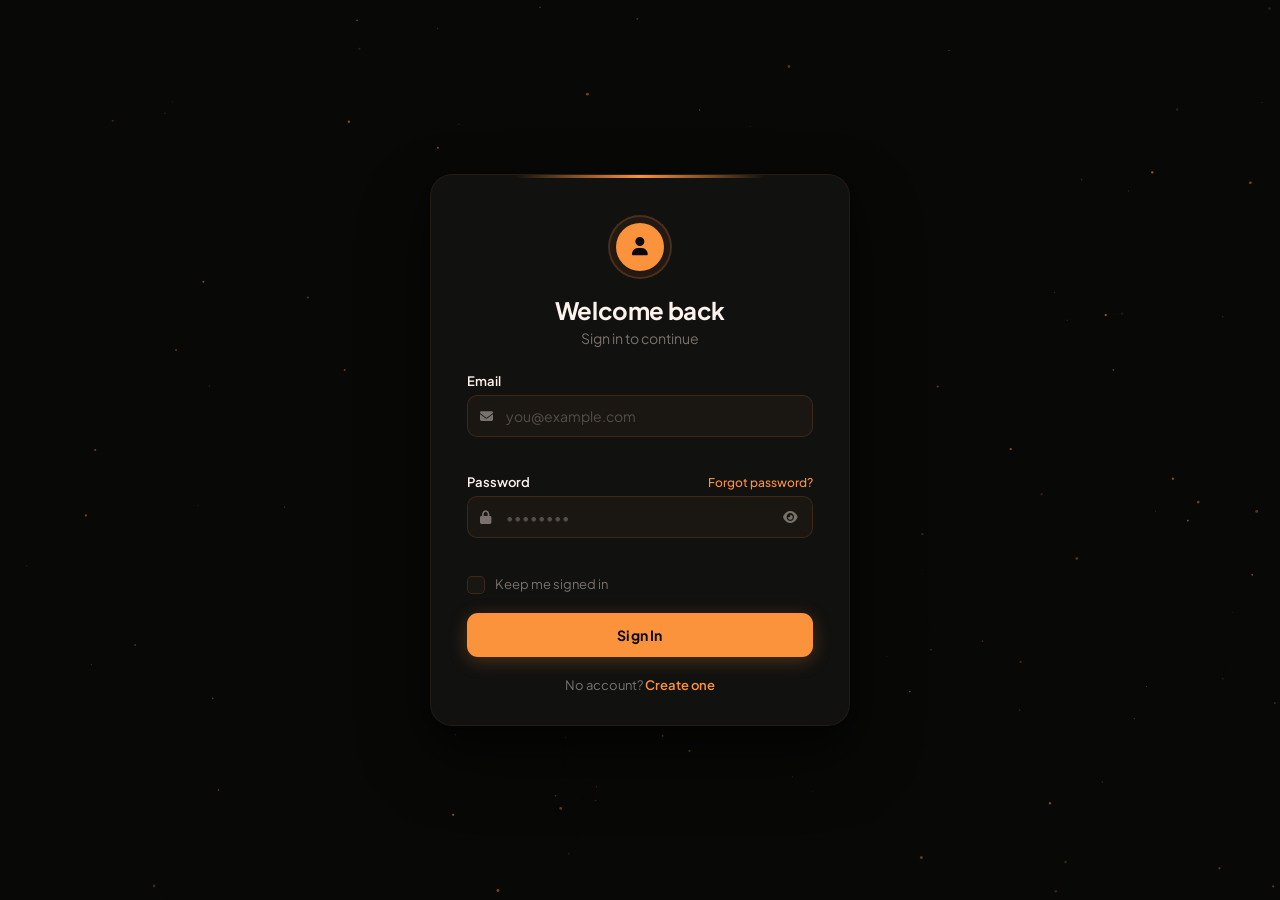
<file: index.html>
<!DOCTYPE html>
<html lang="en">
<head>
  <meta charset="UTF-8"/>
  <meta name="viewport" content="width=device-width, initial-scale=1.0"/>
  <title>Sign In</title>
  <link rel="stylesheet" href="style.css"/>
  <link rel="preconnect" href="https://fonts.googleapis.com">
  <link href="https://fonts.googleapis.com/css2?family=Plus+Jakarta+Sans:wght@400;500;600;700&display=swap" rel="stylesheet">
  <link rel="stylesheet" href="https://cdnjs.cloudflare.com/ajax/libs/font-awesome/6.5.1/css/all.min.css"/>
</head>
<body class="login-page">

  <canvas id="particleCanvas"></canvas>

  <div class="page-wrap">
    <div class="card" id="card">
      <div class="card-blob"></div>

      <div class="card-header">
        <div class="avatar-ring">
          <div class="avatar-inner">
            <i class="fas fa-user"></i>
          </div>
        </div>
        <h1 class="card-title">Welcome back</h1>
        <p class="card-sub">Sign in to continue</p>
      </div>

      <form id="loginForm" novalidate>

        <div class="field anim-field" id="grp-email" style="--i:0">
          <label for="email">Email</label>
          <div class="input-box">
            <i class="fas fa-envelope"></i>
            <input type="email" id="email" placeholder="you@example.com" autocomplete="email"/>
          </div>
          <span class="err" id="err-email"></span>
        </div>

        <div class="field anim-field" id="grp-pass" style="--i:1">
          <label for="password">
            Password
            <a href="#" class="forgot" id="forgotLink">Forgot password?</a>
          </label>
          <div class="input-box">
            <i class="fas fa-lock"></i>
            <input type="password" id="password" placeholder="••••••••" autocomplete="current-password"/>
            <button type="button" class="eye-btn" onclick="toggleEye('password','eye1')">
              <i class="fas fa-eye" id="eye1"></i>
            </button>
          </div>
          <span class="err" id="err-pass"></span>
        </div>

        <label class="check-label anim-field" style="--i:2">
          <input type="checkbox" id="remember"/>
          <span class="check-box"></span>
          Keep me signed in
        </label>

        <div class="anim-field" style="--i:3">
          <button type="submit" class="btn-main" id="loginBtn">
            <span id="loginTxt">Sign In</span>
            <span id="loginLoad" class="spin hidden"><i class="fas fa-circle-notch fa-spin"></i></span>
          </button>
        </div>

      </form>

      <div class="toast hidden" id="toast"></div>
      <p class="switch anim-field" style="--i:4">No account? <a href="register.html">Create one</a></p>
    </div>
  </div>

  <!-- Forgot Password Modal -->
  <div class="modal-overlay hidden" id="fpOverlay">
    <div class="modal-card" id="fpCard">
      <button class="modal-close" id="fpClose"><i class="fas fa-times"></i></button>
      <div class="modal-header">
        <div class="modal-icon"><i class="fas fa-key"></i></div>
        <h2 class="modal-title">Reset Password</h2>
        <p class="modal-sub">Verify your identity to set a new password</p>
      </div>

      <!-- Step 1: Email -->
      <div class="fp-step" id="fpStep1">
        <div class="step-dots">
          <span class="dot active"></span><span class="dot"></span><span class="dot"></span>
        </div>
        <div class="field" id="grp-fpemail">
          <label for="fpEmail">Your email address</label>
          <div class="input-box">
            <i class="fas fa-envelope"></i>
            <input type="email" id="fpEmail" placeholder="you@example.com"/>
          </div>
          <span class="err" id="err-fpemail"></span>
        </div>
        <button class="btn-main" id="fpStep1Btn" onclick="fpNext1()">
          <span id="fpStep1Txt">Continue</span>
          <span id="fpStep1Load" class="spin hidden"><i class="fas fa-circle-notch fa-spin"></i></span>
        </button>
      </div>

      <!-- Step 2: Current Password -->
      <div class="fp-step hidden" id="fpStep2">
        <div class="step-dots">
          <span class="dot done"></span><span class="dot active"></span><span class="dot"></span>
        </div>
        <div class="field" id="grp-fpcurr">
          <label for="fpCurr">Current password</label>
          <div class="input-box">
            <i class="fas fa-lock"></i>
            <input type="password" id="fpCurr" placeholder="Enter current password"/>
            <button type="button" class="eye-btn" onclick="toggleEye('fpCurr','fpEye1')">
              <i class="fas fa-eye" id="fpEye1"></i>
            </button>
          </div>
          <span class="err" id="err-fpcurr"></span>
        </div>
        <button class="btn-main" id="fpStep2Btn" onclick="fpNext2()">
          <span id="fpStep2Txt">Verify Password</span>
          <span id="fpStep2Load" class="spin hidden"><i class="fas fa-circle-notch fa-spin"></i></span>
        </button>
      </div>

      <!-- Step 3: New Password -->
      <div class="fp-step hidden" id="fpStep3">
        <div class="step-dots">
          <span class="dot done"></span><span class="dot done"></span><span class="dot active"></span>
        </div>
        <div class="field" id="grp-fpnew">
          <label for="fpNew">New password</label>
          <div class="input-box">
            <i class="fas fa-lock"></i>
            <input type="password" id="fpNew" placeholder="Min 8 characters"/>
            <button type="button" class="eye-btn" onclick="toggleEye('fpNew','fpEye2')">
              <i class="fas fa-eye" id="fpEye2"></i>
            </button>
          </div>
          <div class="strength-bar"><div class="strength-fill" id="fp-str-fill"></div></div>
          <span class="strength-txt" id="fp-str-txt"></span>
          <span class="err" id="err-fpnew"></span>
        </div>
        <div class="field" id="grp-fpconf">
          <label for="fpConf">Confirm new password</label>
          <div class="input-box">
            <i class="fas fa-lock"></i>
            <input type="password" id="fpConf" placeholder="Re-enter new password"/>
            <button type="button" class="eye-btn" onclick="toggleEye('fpConf','fpEye3')">
              <i class="fas fa-eye" id="fpEye3"></i>
            </button>
          </div>
          <span class="err" id="err-fpconf"></span>
          <span class="match-ok hidden" id="fp-match-ok"><i class="fas fa-check-circle"></i> Passwords match</span>
        </div>
        <button class="btn-main" id="fpStep3Btn" onclick="fpSubmit()">
          <span id="fpStep3Txt">Update Password</span>
          <span id="fpStep3Load" class="spin hidden"><i class="fas fa-circle-notch fa-spin"></i></span>
        </button>
      </div>

      <div class="toast hidden" id="fp-toast"></div>
    </div>
  </div>
  <script src="script.js"></script>
</body>
</html>
</file>
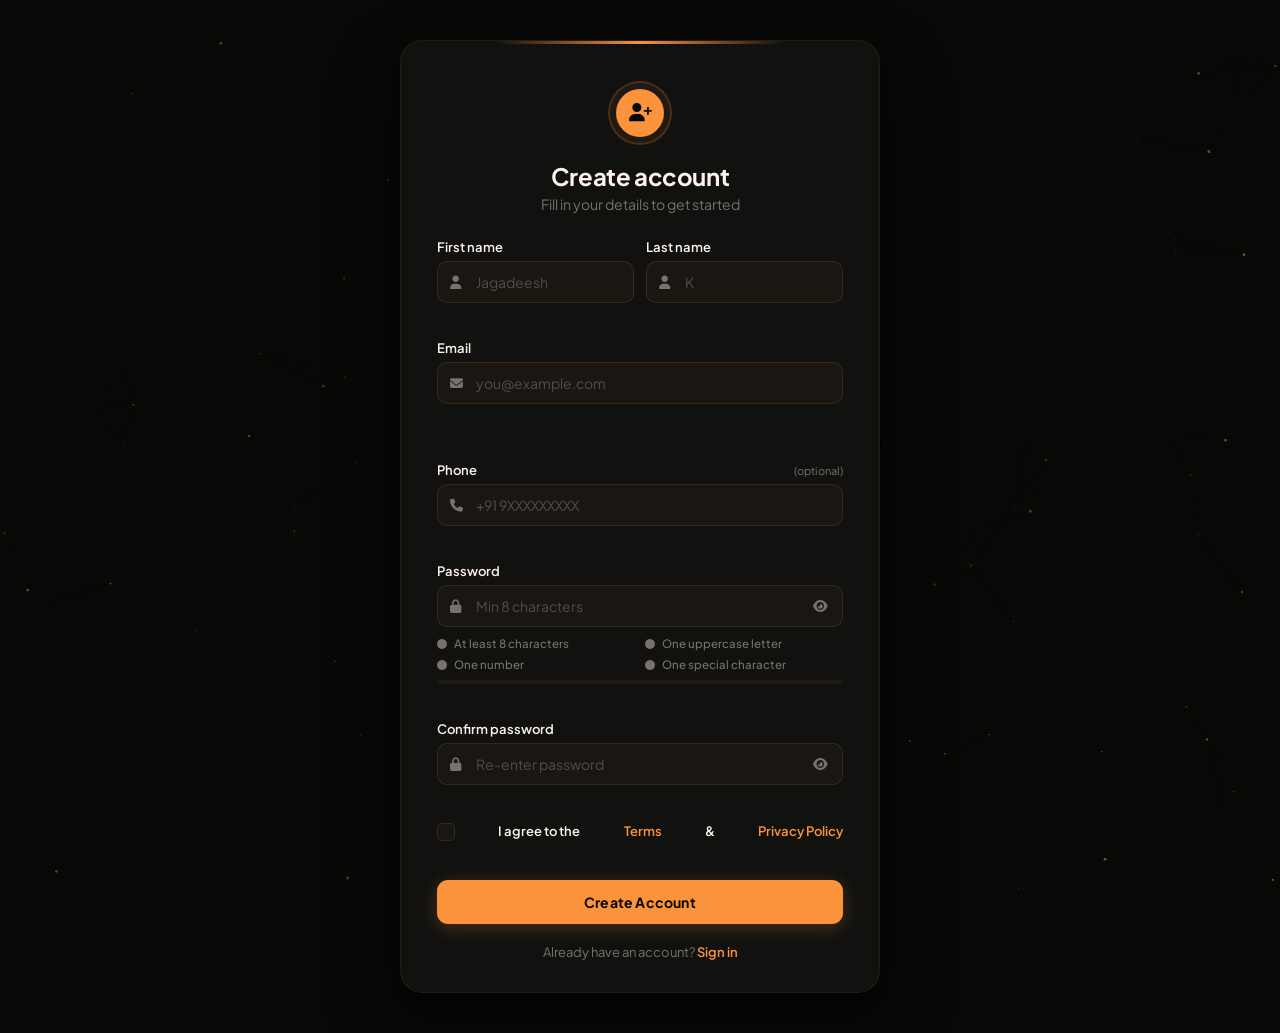
<file: register.html>
<!DOCTYPE html>
<html lang="en">
<head>
  <meta charset="UTF-8"/>
  <meta name="viewport" content="width=device-width, initial-scale=1.0"/>
  <title>Create Account</title>
  <link rel="stylesheet" href="style.css"/>
  <link rel="preconnect" href="https://fonts.googleapis.com">
  <link href="https://fonts.googleapis.com/css2?family=Plus+Jakarta+Sans:wght@400;500;600;700&display=swap" rel="stylesheet">
  <link rel="stylesheet" href="https://cdnjs.cloudflare.com/ajax/libs/font-awesome/6.5.1/css/all.min.css"/>
</head>
<body class="register-page">

  <canvas id="particleCanvas"></canvas>

  <div class="page-wrap">
    <div class="card card--wide" id="card">
      <div class="card-blob"></div>

      <div class="card-header">
        <div class="avatar-ring">
          <div class="avatar-inner">
            <i class="fas fa-user-plus"></i>
          </div>
        </div>
        <h1 class="card-title">Create account</h1>
        <p class="card-sub">Fill in your details to get started</p>
      </div>

      <form id="registerForm" novalidate>

        <div class="row-two">
          <div class="field anim-field" id="grp-fname" style="--i:0">
            <label for="fname">First name</label>
            <div class="input-box">
              <i class="fas fa-user"></i>
              <input type="text" id="fname" placeholder="Jagadeesh" autocomplete="given-name"/>
            </div>
            <span class="err" id="err-fname"></span>
          </div>

          <div class="field anim-field" id="grp-lname" style="--i:1">
            <label for="lname">Last name</label>
            <div class="input-box">
              <i class="fas fa-user"></i>
              <input type="text" id="lname" placeholder="K" autocomplete="family-name"/>
            </div>
            <span class="err" id="err-lname"></span>
          </div>
        </div>

        <div class="field anim-field" id="grp-remail" style="--i:2">
          <label for="remail">Email</label>
          <div class="input-box">
            <i class="fas fa-envelope"></i>
            <input type="email" id="remail" placeholder="you@example.com" autocomplete="email"/>
          </div>
          <span class="err" id="err-remail"></span>
          <span class="hint" id="hint-email"></span>
        </div>

        <div class="field anim-field" id="grp-phone" style="--i:3">
          <label for="phone">Phone <span class="optional">(optional)</span></label>
          <div class="input-box">
            <i class="fas fa-phone"></i>
            <input type="tel" id="phone" placeholder="+91 9XXXXXXXXX" autocomplete="tel"/>
          </div>
          <span class="err" id="err-phone"></span>
        </div>

        <div class="field anim-field" id="grp-rpw" style="--i:4">
          <label for="rpw">Password</label>
          <div class="input-box">
            <i class="fas fa-lock"></i>
            <input type="password" id="rpw" placeholder="Min 8 characters" autocomplete="new-password"/>
            <button type="button" class="eye-btn" onclick="toggleEye('rpw','eye2')">
              <i class="fas fa-eye" id="eye2"></i>
            </button>
          </div>
          <ul class="pw-rules" id="pw-rules">
            <li id="rule-len"><i class="fas fa-circle"></i> At least 8 characters</li>
            <li id="rule-upper"><i class="fas fa-circle"></i> One uppercase letter</li>
            <li id="rule-num"><i class="fas fa-circle"></i> One number</li>
            <li id="rule-symbol"><i class="fas fa-circle"></i> One special character</li>
          </ul>
          <div class="strength-bar">
            <div class="strength-fill" id="str-fill"></div>
          </div>
          <span class="strength-txt" id="str-txt"></span>
          <span class="err" id="err-rpw"></span>
        </div>

        <div class="field anim-field" id="grp-cpw" style="--i:5">
          <label for="cpw">Confirm password</label>
          <div class="input-box">
            <i class="fas fa-lock"></i>
            <input type="password" id="cpw" placeholder="Re-enter password" autocomplete="new-password"/>
            <button type="button" class="eye-btn" onclick="toggleEye('cpw','eye3')">
              <i class="fas fa-eye" id="eye3"></i>
            </button>
          </div>
          <span class="err" id="err-cpw"></span>
          <span class="match-ok hidden" id="match-ok"><i class="fas fa-check-circle"></i> Passwords match</span>
        </div>

        <div class="field anim-field" id="grp-terms" style="--i:6">
          <label class="check-label">
            <input type="checkbox" id="terms"/>
            <span class="check-box"></span>
            I agree to the <a href="#">Terms</a> &amp; <a href="#">Privacy Policy</a>
          </label>
          <span class="err" id="err-terms"></span>
        </div>

        <div class="anim-field" style="--i:7">
          <button type="submit" class="btn-main" id="regBtn">
            <span id="regTxt">Create Account</span>
            <span id="regLoad" class="spin hidden"><i class="fas fa-circle-notch fa-spin"></i></span>
          </button>
        </div>

      </form>

      <div class="toast hidden" id="reg-toast"></div>
      <p class="switch anim-field" style="--i:8">Already have an account? <a href="index.html">Sign in</a></p>
    </div>
  </div>

  <script src="script.js"></script>
</body>
</html>
</file>
<file: style.css>
@import url('https://fonts.googleapis.com/css2?family=Plus+Jakarta+Sans:wght@400;500;600;700&display=swap');

:root {
  --bg-primary: #080807;
  --bg-secondary: #111110;
  --accent-color: #fb923c;
  --accent-dim: rgba(251, 146, 60, 0.07);
  --accent-dim-border: rgba(251, 146, 60, 0.18);
  --text-main: #fef3ec;
  --text-muted: #78716c;
  --border-light: rgba(251, 146, 60, 0.08);
  --field-bg: rgba(251, 146, 60, 0.04);
  --field-border: rgba(251, 146, 60, 0.14);
  --err: #f87171;
  --err-bg: rgba(248, 113, 113, 0.08);
  --err-border: rgba(248, 113, 113, 0.3);
  --ok: #4ade80;
  --ok-bg: rgba(74, 222, 128, 0.08);
  --ok-border: rgba(74, 222, 128, 0.3);
  --font: 'Plus Jakarta Sans', -apple-system, BlinkMacSystemFont, sans-serif;
  --ease: 0.2s cubic-bezier(.4,0,.2,1);
}

*, *::before, *::after { box-sizing: border-box; margin: 0; padding: 0; }

body {
  font-family: var(--font);
  min-height: 100vh;
  display: flex;
  align-items: center;
  justify-content: center;
  background-color: var(--bg-primary);
  color: var(--text-main);
  overflow-x: hidden;
}

#particleCanvas {
  position: fixed;
  top: 0; left: 0;
  width: 100%; height: 100%;
  z-index: 0;
  pointer-events: none;
}

.page-wrap {
  position: relative;
  z-index: 1;
  width: 100%;
  min-height: 100vh;
  display: flex;
  align-items: center;
  justify-content: center;
  padding: 40px 16px;
}

.card {
  position: relative;
  z-index: 1;
  width: 100%;
  max-width: 420px;
  background: var(--bg-secondary);
  border-radius: 22px;
  padding: 40px 36px 32px;
  border: 1px solid var(--border-light);
  box-shadow:
    0 2px 6px rgba(0,0,0,0.3),
    0 12px 32px rgba(0,0,0,0.4),
    0 32px 70px rgba(0,0,0,0.45);
  animation: cardEntrance 0.6s cubic-bezier(.34,1.4,.64,1) both;
  backdrop-filter: blur(6px);
}
.card--wide { max-width: 480px; }

@keyframes cardEntrance {
  from { opacity: 0; transform: scale(0.9) translateY(30px); }
  to   { opacity: 1; transform: scale(1)   translateY(0);    }
}

.card-blob {
  position: absolute;
  top: 0; left: 50%;
  transform: translateX(-50%);
  width: 60%;
  height: 3px;
  border-radius: 0 0 4px 4px;
  background: linear-gradient(90deg, transparent, var(--accent-color), transparent);
  animation: blobPulse 3s ease-in-out infinite;
}
@keyframes blobPulse {
  0%, 100% { opacity: 0.6; width: 60%; }
  50%       { opacity: 1;   width: 80%; }
}

.card-header {
  text-align: center;
  margin-bottom: 26px;
  animation: fadeDown 0.5s 0.1s ease both;
}
@keyframes fadeDown {
  from { opacity: 0; transform: translateY(-14px); }
  to   { opacity: 1; transform: translateY(0); }
}

.avatar-ring {
  width: 64px; height: 64px;
  border-radius: 50%;
  background: var(--accent-dim);
  border: 2px solid var(--accent-dim-border);
  display: flex; align-items: center; justify-content: center;
  margin: 0 auto 16px;
  animation: avatarPop 0.55s 0.15s cubic-bezier(.34,1.56,.64,1) both;
  transition: transform 0.3s ease, box-shadow 0.3s ease;
}
.avatar-ring:hover {
  transform: scale(1.08) rotate(-4deg);
  box-shadow: 0 0 0 6px rgba(251,146,60,0.12);
}
@keyframes avatarPop {
  from { opacity: 0; transform: scale(0.5); }
  to   { opacity: 1; transform: scale(1); }
}

.avatar-inner {
  width: 48px; height: 48px;
  border-radius: 50%;
  background: var(--accent-color);
  display: flex; align-items: center; justify-content: center;
  color: var(--bg-primary);
  font-size: 18px;
}

.card-title {
  font-size: 1.5rem;
  font-weight: 700;
  color: var(--text-main);
  letter-spacing: -0.4px;
  margin-bottom: 4px;
}
.card-sub {
  font-size: 0.88rem;
  color: var(--text-muted);
}

.anim-field {
  opacity: 0;
  animation: fieldSlideUp 0.45s calc(0.25s + var(--i, 0) * 0.07s) cubic-bezier(.22,1,.36,1) both;
}
@keyframes fieldSlideUp {
  from { opacity: 0; transform: translateY(18px); }
  to   { opacity: 1; transform: translateY(0); }
}

.field { margin-bottom: 16px; }

.field label {
  display: flex;
  justify-content: space-between;
  align-items: center;
  font-size: 13px;
  font-weight: 600;
  color: var(--text-main);
  margin-bottom: 6px;
}
.optional {
  font-size: 11px;
  font-weight: 400;
  color: var(--text-muted);
}
.forgot {
  font-size: 12px;
  font-weight: 500;
  color: var(--accent-color);
  text-decoration: none;
  transition: color var(--ease), letter-spacing 0.2s ease;
}
.forgot:hover { color: #ffb673; letter-spacing: 0.3px; }

.input-box {
  position: relative;
  display: flex;
  align-items: center;
}
.input-box > i {
  position: absolute;
  left: 13px;
  font-size: 13px;
  color: var(--text-muted);
  pointer-events: none;
  transition: color var(--ease), transform 0.2s ease;
}
.input-box input {
  width: 100%;
  padding: 11px 13px 11px 38px;
  background: var(--field-bg);
  border: 1.5px solid var(--field-border);
  border-radius: 10px;
  font-family: var(--font);
  font-size: 14px;
  color: var(--text-main);
  outline: none;
  transition: border-color var(--ease), background var(--ease), box-shadow var(--ease), transform 0.15s ease;
}
.input-box input::placeholder { color: var(--text-muted); opacity: 0.6; }
.input-box input:focus {
  border-color: var(--accent-color);
  background: rgba(251, 146, 60, 0.06);
  box-shadow: 0 0 0 3px var(--accent-dim);
  transform: translateY(-1px);
}
.input-box input:focus + .input-box > i,
.input-box:focus-within > i {
  color: var(--accent-color);
  transform: scale(1.1);
}

.field.has-error .input-box input {
  border-color: var(--err);
  background: var(--err-bg);
  animation: shake 0.35s ease;
}
@keyframes shake {
  0%,100% { transform: translateX(0); }
  20%      { transform: translateX(-5px); }
  40%      { transform: translateX(5px); }
  60%      { transform: translateX(-4px); }
  80%      { transform: translateX(4px); }
}

.field.has-ok .input-box input {
  border-color: var(--ok);
  background: var(--ok-bg);
}

.err {
  display: block;
  font-size: 12px;
  color: var(--err);
  margin-top: 5px;
  min-height: 16px;
  font-weight: 500;
  animation: errFade 0.2s ease;
}
@keyframes errFade {
  from { opacity: 0; transform: translateY(-4px); }
  to   { opacity: 1; transform: translateY(0); }
}

.hint {
  display: block;
  font-size: 12px;
  margin-top: 5px;
  font-weight: 500;
  min-height: 16px;
}
.match-ok {
  display: block;
  font-size: 12px;
  color: var(--ok);
  margin-top: 5px;
  font-weight: 500;
}
.match-ok i { margin-right: 3px; }

.eye-btn {
  position: absolute;
  right: 11px;
  background: none;
  border: none;
  cursor: pointer;
  color: var(--text-muted);
  font-size: 13px;
  padding: 4px;
  display: flex;
  align-items: center;
  transition: color var(--ease), transform 0.2s ease;
}
.eye-btn:hover { color: var(--accent-color); transform: scale(1.2); }

.pw-rules {
  list-style: none;
  margin-top: 9px;
  margin-bottom: 8px;
  display: grid;
  grid-template-columns: 1fr 1fr;
  gap: 6px 10px;
}
.pw-rules li {
  display: flex;
  align-items: center;
  gap: 7px;
  font-size: 11.5px;
  font-weight: 500;
  color: var(--text-muted);
  transition: color 0.3s ease, transform 0.2s ease;
}
.pw-rules li i {
  font-size: 10px;
  color: var(--text-muted);
  transition: color 0.3s ease, transform 0.3s ease;
}
.pw-rules li.met { color: var(--ok); transform: translateX(2px); }
.pw-rules li.met i { color: var(--ok); transform: scale(1.2) rotate(0deg); }

.strength-bar {
  height: 4px;
  background: var(--accent-dim);
  border-radius: 2px;
  margin-top: 8px;
  overflow: hidden;
}
.strength-fill {
  height: 100%;
  width: 0;
  border-radius: 2px;
  transition: width 0.4s cubic-bezier(.22,1,.36,1), background 0.35s ease;
}
.strength-txt {
  font-size: 11px;
  font-weight: 600;
  margin-top: 4px;
  display: block;
  transition: color 0.3s ease;
}

.row-two {
  display: grid;
  grid-template-columns: 1fr 1fr;
  gap: 12px;
}

.check-label {
  display: flex;
  align-items: flex-start;
  gap: 10px;
  cursor: pointer;
  font-size: 13px;
  color: var(--text-muted);
  line-height: 1.5;
  margin-bottom: 18px;
  font-weight: 400;
  transition: color 0.2s ease;
}
.check-label:hover { color: var(--text-main); }
.check-label input[type="checkbox"] { display: none; }
.check-box {
  width: 18px; height: 18px;
  min-width: 18px;
  border-radius: 5px;
  border: 1.5px solid var(--field-border);
  background: var(--field-bg);
  display: flex;
  align-items: center;
  justify-content: center;
  margin-top: 1px;
  transition: background var(--ease), border-color var(--ease), transform 0.2s ease;
}
.check-label:hover .check-box { border-color: var(--accent-color); transform: scale(1.1); }
.check-label input:checked ~ .check-box {
  background: var(--accent-color);
  border-color: var(--accent-color);
  transform: scale(1.05);
}
.check-label input:checked ~ .check-box::after {
  content: '';
  width: 5px; height: 9px;
  border: 2px solid var(--bg-primary);
  border-top: none; border-left: none;
  transform: rotate(45deg);
  margin-top: -2px;
}
.check-label a { color: var(--accent-color); text-decoration: none; }
.check-label a:hover { color: #ffb673; }

.btn-main {
  width: 100%;
  padding: 13px;
  background: var(--accent-color);
  color: var(--bg-primary);
  border: none;
  border-radius: 11px;
  font-family: var(--font);
  font-size: 14px;
  font-weight: 700;
  cursor: pointer;
  letter-spacing: 0.2px;
  box-shadow: 0 4px 18px rgba(251, 146, 60, 0.25);
  transition: transform var(--ease), box-shadow var(--ease), opacity var(--ease), background var(--ease);
  display: flex;
  align-items: center;
  justify-content: center;
  gap: 8px;
  margin-bottom: 4px;
  position: relative;
  overflow: hidden;
}
.btn-main::after {
  content: '';
  position: absolute;
  inset: 0;
  background: rgba(255,255,255,0);
  transition: background 0.2s ease;
  border-radius: inherit;
}
.btn-main:hover {
  background: #ffa552;
  transform: translateY(-2px);
  box-shadow: 0 8px 26px rgba(251, 146, 60, 0.4);
}
.btn-main:hover::after { background: rgba(255,255,255,0.06); }
.btn-main:active { transform: translateY(1px); box-shadow: 0 2px 8px rgba(251,146,60,0.2); }
.btn-main:disabled { opacity: 0.6; cursor: not-allowed; transform: none; }

.spin i { font-size: 15px; }

.toast {
  margin-top: 14px;
  padding: 11px 15px;
  border-radius: 9px;
  font-size: 13px;
  font-weight: 500;
  text-align: center;
  animation: toastIn 0.3s cubic-bezier(.34,1.4,.64,1);
}
.toast.ok  { background: var(--ok-bg);  color: var(--ok);  border: 1px solid var(--ok-border);  }
.toast.bad { background: var(--err-bg); color: var(--err); border: 1px solid var(--err-border); }
@keyframes toastIn {
  from { opacity: 0; transform: scale(0.9) translateY(8px); }
  to   { opacity: 1; transform: scale(1)   translateY(0);   }
}

.switch {
  text-align: center;
  margin-top: 20px;
  font-size: 13px;
  color: var(--text-muted);
}
.switch a {
  color: var(--accent-color);
  font-weight: 600;
  text-decoration: none;
  transition: color var(--ease);
}
.switch a:hover { color: #ffb673; }

.hidden { display: none !important; }

.modal-overlay {
  position: fixed;
  inset: 0;
  z-index: 100;
  display: flex;
  align-items: center;
  justify-content: center;
  padding: 20px;
  background: rgba(8,8,7,0.8);
  backdrop-filter: blur(8px);
  animation: overlayIn 0.25s ease both;
}
.modal-overlay.hidden { display: none !important; }
@keyframes overlayIn {
  from { opacity: 0; }
  to   { opacity: 1; }
}

.modal-card {
  position: relative;
  width: 100%;
  max-width: 400px;
  background: var(--bg-secondary);
  border-radius: 22px;
  padding: 36px 32px 28px;
  border: 1px solid var(--accent-dim-border);
  box-shadow: 0 24px 80px rgba(0,0,0,0.6), 0 0 0 1px rgba(251,146,60,0.06);
  animation: modalPop 0.4s cubic-bezier(.34,1.4,.64,1) both;
}
@keyframes modalPop {
  from { opacity: 0; transform: scale(0.85) translateY(24px); }
  to   { opacity: 1; transform: scale(1)    translateY(0);    }
}

.modal-close {
  position: absolute;
  top: 14px; right: 16px;
  background: var(--accent-dim);
  border: 1px solid var(--accent-dim-border);
  color: var(--text-muted);
  width: 30px; height: 30px;
  border-radius: 50%;
  cursor: pointer;
  display: flex; align-items: center; justify-content: center;
  font-size: 12px;
  transition: background var(--ease), color var(--ease), transform 0.2s ease;
}
.modal-close:hover {
  background: var(--err-bg);
  color: var(--err);
  transform: rotate(90deg) scale(1.1);
}

.modal-header {
  text-align: center;
  margin-bottom: 22px;
}
.modal-icon {
  width: 52px; height: 52px;
  border-radius: 50%;
  background: var(--accent-dim);
  border: 2px solid var(--accent-dim-border);
  display: flex; align-items: center; justify-content: center;
  margin: 0 auto 14px;
  font-size: 18px;
  color: var(--accent-color);
  animation: modalIconSpin 0.5s 0.2s cubic-bezier(.34,1.56,.64,1) both;
}
@keyframes modalIconSpin {
  from { opacity: 0; transform: rotate(-30deg) scale(0.6); }
  to   { opacity: 1; transform: rotate(0deg) scale(1); }
}
.modal-title {
  font-size: 1.2rem;
  font-weight: 700;
  color: var(--text-main);
  margin-bottom: 4px;
}
.modal-sub {
  font-size: 0.82rem;
  color: var(--text-muted);
}

.step-dots {
  display: flex;
  justify-content: center;
  gap: 8px;
  margin-bottom: 20px;
}
.dot {
  width: 8px; height: 8px;
  border-radius: 50%;
  background: var(--field-border);
  transition: background 0.3s ease, transform 0.3s ease, width 0.3s ease;
  border-radius: 4px;
}
.dot.active {
  background: var(--accent-color);
  width: 22px;
  transform: scale(1.1);
}
.dot.done {
  background: var(--ok);
}

.fp-step {
  animation: stepIn 0.35s cubic-bezier(.22,1,.36,1) both;
}
@keyframes stepIn {
  from { opacity: 0; transform: translateX(20px); }
  to   { opacity: 1; transform: translateX(0); }
}

@keyframes popIn {
  from { opacity: 0; transform: scale(0.94) translateY(16px); }
  to   { opacity: 1; transform: scale(1)    translateY(0);    }
}
@keyframes fadeUp {
  from { opacity: 0; transform: translateY(6px); }
  to   { opacity: 1; transform: translateY(0);   }
}

@media (max-width: 520px) {
  .card { padding: 30px 20px 24px; border-radius: 18px; }
  .card-title { font-size: 1.3rem; }
  .row-two { grid-template-columns: 1fr; }
  .pw-rules { grid-template-columns: 1fr; }
  .modal-card { padding: 28px 20px 22px; }
}
</file>
